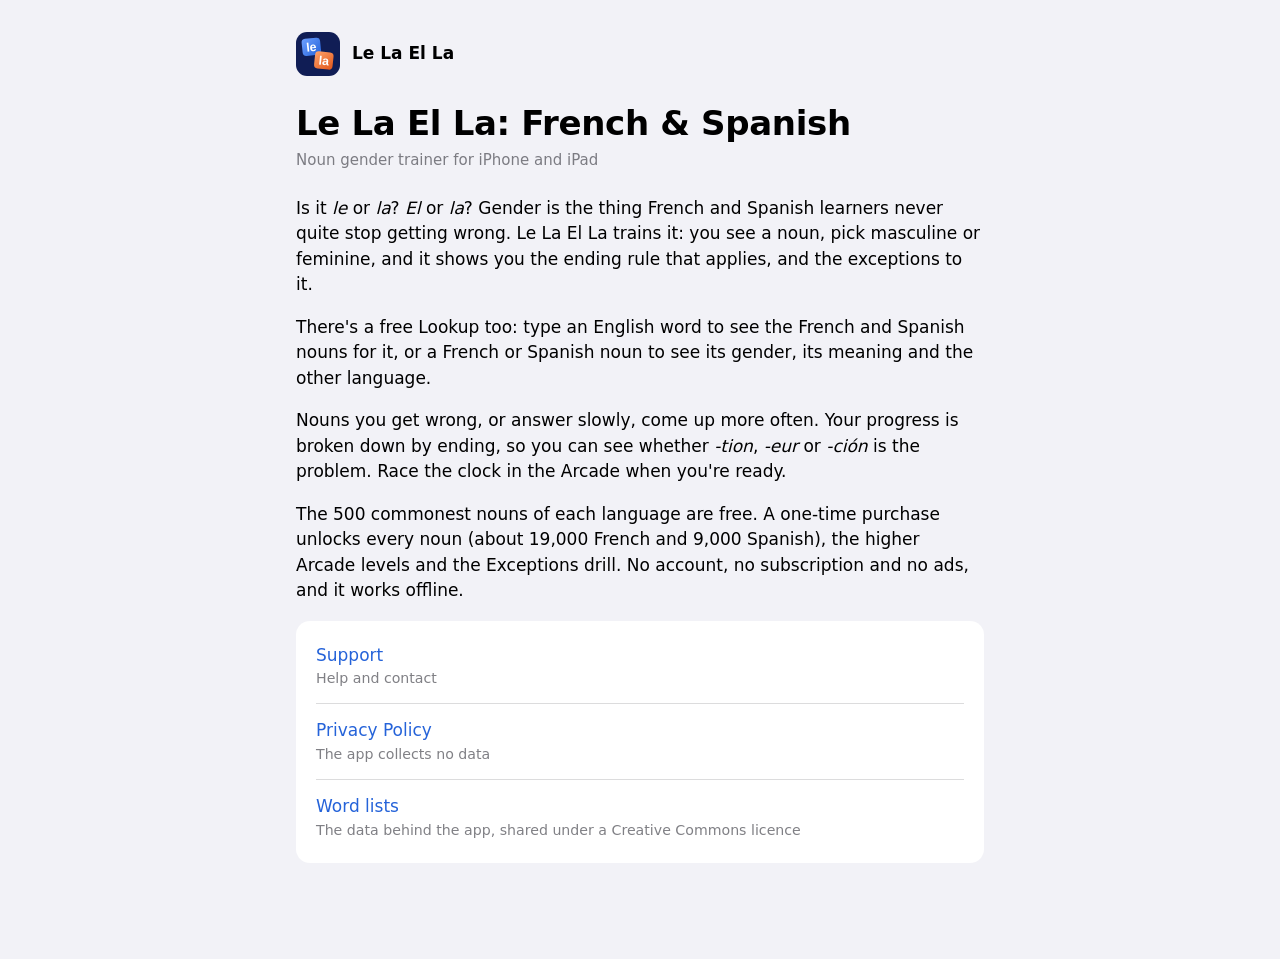
<file: index.html>
<!doctype html>
<html lang="en">
<head>
  <meta charset="utf-8">
  <meta name="viewport" content="width=device-width, initial-scale=1">
  <title>Le La El La: French & Spanish</title>
  <meta name="description" content="Le La El La for iPhone and iPad: learn whether French and Spanish nouns are masculine or feminine, with the rules and their exceptions.">
  <link rel="stylesheet" href="./style.css">
</head>
<body>
<main>
  <a class="brand" href="./">
    <svg viewBox="0 0 64 64" aria-hidden="true"><defs><linearGradient id="b" x1="0" y1="0" x2="1" y2="1"><stop offset="0" stop-color="#6ea0ff"/><stop offset="1" stop-color="#2563d9"/></linearGradient><linearGradient id="o" x1="0" y1="0" x2="1" y2="1"><stop offset="0" stop-color="#ffa36b"/><stop offset="1" stop-color="#e2561a"/></linearGradient></defs><rect width="64" height="64" fill="#101d55"/><g transform="rotate(-6 23 23)"><rect x="9" y="9" width="27" height="25" rx="5.5" fill="url(#b)"/><text x="22.5" y="28" font-size="18" font-weight="800" text-anchor="middle" font-family="ui-rounded, -apple-system, sans-serif" fill="#fff">le</text></g><g transform="rotate(6 41 41)"><rect x="27" y="29" width="27" height="25" rx="5.5" fill="url(#o)"/><text x="40.5" y="48" font-size="18" font-weight="800" text-anchor="middle" font-family="ui-rounded, -apple-system, sans-serif" fill="#fff">la</text></g></svg>
    <span>Le La El La</span>
  </a>
  <h1>Le La El La: French &amp; Spanish</h1>
  <p class="meta">Noun gender trainer for iPhone and iPad</p>
  <p>Is it <i lang="fr">le</i> or <i lang="fr">la</i>? <i lang="es">El</i> or <i lang="es">la</i>? Gender is the thing French and Spanish learners never quite stop getting wrong. Le La El La trains it: you see a noun, pick masculine or feminine, and it shows you the ending rule that applies, and the exceptions to it.</p>
  <p>There's a free Lookup too: type an English word to see the French and Spanish nouns for it, or a French or Spanish noun to see its gender, its meaning and the other language.</p>
  <p>Nouns you get wrong, or answer slowly, come up more often. Your progress is broken down by ending, so you can see whether <i lang="fr">-tion</i>, <i lang="fr">-eur</i> or <i lang="es">-ción</i> is the problem. Race the clock in the Arcade when you're ready.</p>
  <p>The 500 commonest nouns of each language are free. A one-time purchase unlocks every noun (about 19,000 French and 9,000 Spanish), the higher Arcade levels and the Exceptions drill. No account, no subscription and no ads, and it works offline.</p>
  <div class="card">
    <ul class="links">
      <li><a href="support/">Support<small>Help and contact</small></a></li>
      <li><a href="privacy/">Privacy Policy<small>The app collects no data</small></a></li>
      <li><a href="data/">Word lists<small>The data behind the app, shared under a Creative Commons licence</small></a></li>
    </ul>
  </div>
  <footer></footer>
</main>
</body>
</html>
</file>
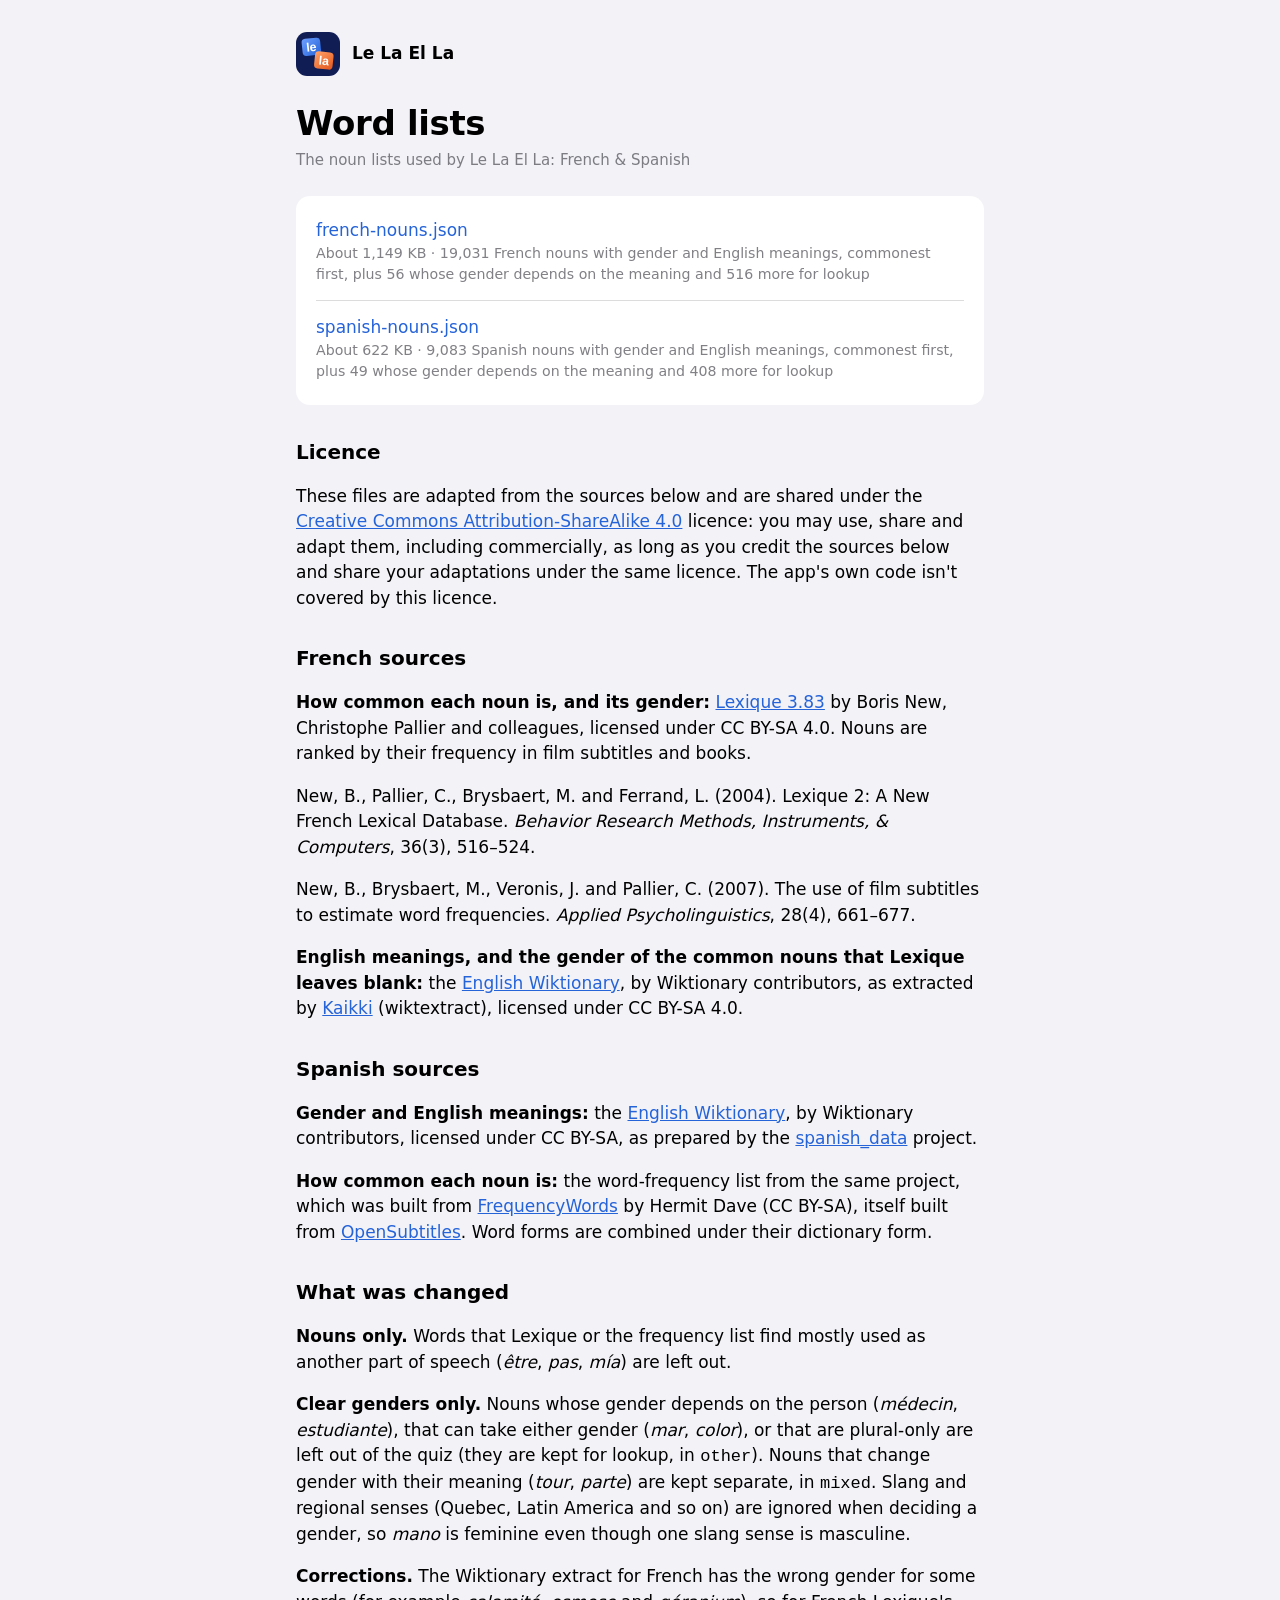
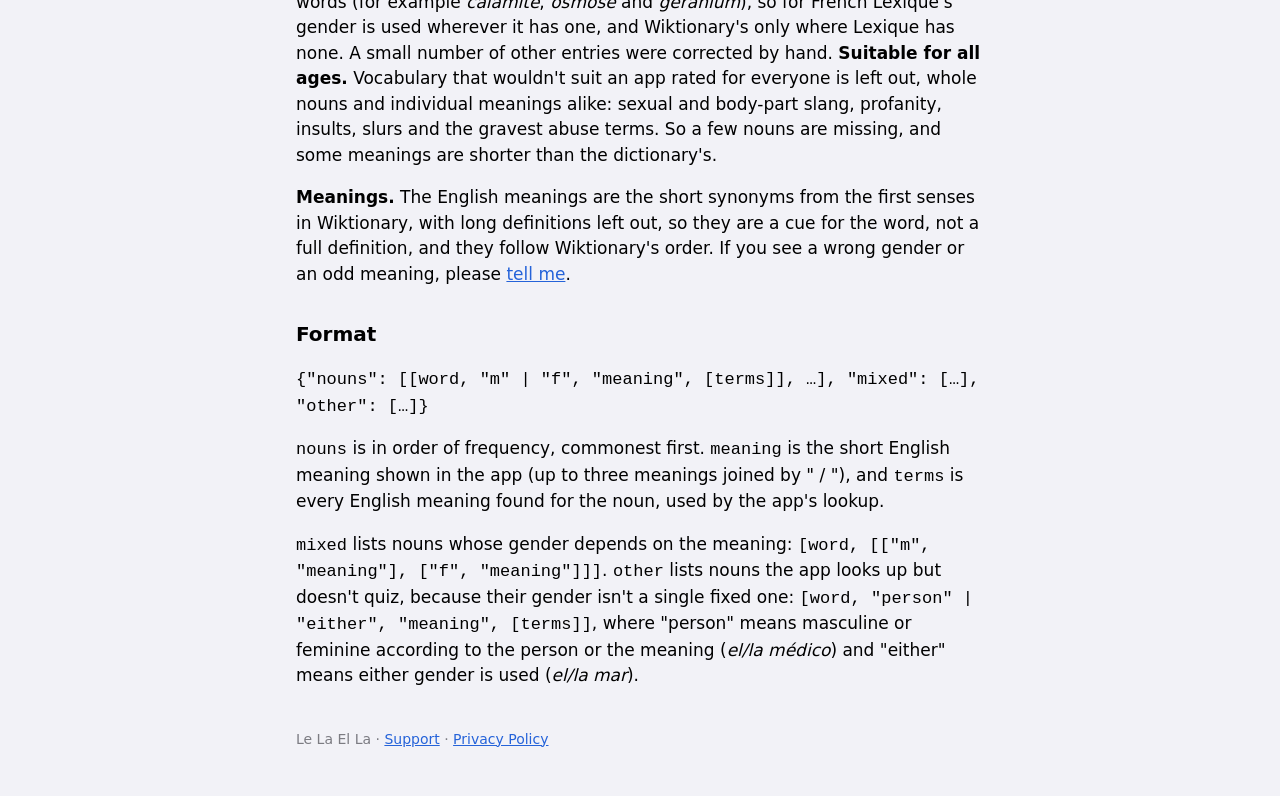
<file: data/index.html>
<!doctype html>
<html lang="en">
<head>
  <meta charset="utf-8">
  <meta name="viewport" content="width=device-width, initial-scale=1">
  <title>Word lists · Le La El La</title>
  <link rel="stylesheet" href="../style.css">
</head>
<body>
<main>
  <a class="brand" href="../">
    <svg viewBox="0 0 64 64" aria-hidden="true"><defs><linearGradient id="b" x1="0" y1="0" x2="1" y2="1"><stop offset="0" stop-color="#6ea0ff"/><stop offset="1" stop-color="#2563d9"/></linearGradient><linearGradient id="o" x1="0" y1="0" x2="1" y2="1"><stop offset="0" stop-color="#ffa36b"/><stop offset="1" stop-color="#e2561a"/></linearGradient></defs><rect width="64" height="64" fill="#101d55"/><g transform="rotate(-6 23 23)"><rect x="9" y="9" width="27" height="25" rx="5.5" fill="url(#b)"/><text x="22.5" y="28" font-size="18" font-weight="800" text-anchor="middle" font-family="ui-rounded, -apple-system, sans-serif" fill="#fff">le</text></g><g transform="rotate(6 41 41)"><rect x="27" y="29" width="27" height="25" rx="5.5" fill="url(#o)"/><text x="40.5" y="48" font-size="18" font-weight="800" text-anchor="middle" font-family="ui-rounded, -apple-system, sans-serif" fill="#fff">la</text></g></svg>
    <span>Le La El La</span>
  </a>
  <h1>Word lists</h1>
  <p class="meta">The noun lists used by Le La El La: French &amp; Spanish</p>

  <div class="card">
    <ul class="links">
      <li><a href="french-nouns.json" download>french-nouns.json<small>About 1,149 KB · 19,031 French nouns with gender and English meanings, commonest first, plus 56 whose gender depends on the meaning and 516 more for lookup</small></a></li>
      <li><a href="spanish-nouns.json" download>spanish-nouns.json<small>About 622 KB · 9,083 Spanish nouns with gender and English meanings, commonest first, plus 49 whose gender depends on the meaning and 408 more for lookup</small></a></li>
    </ul>
  </div>

  <h2>Licence</h2>
  <p>These files are adapted from the sources below and are shared under the <a href="https://creativecommons.org/licenses/by-sa/4.0/">Creative Commons Attribution-ShareAlike 4.0</a> licence: you may use, share and adapt them, including commercially, as long as you credit the sources below and share your adaptations under the same licence. The app's own code isn't covered by this licence.</p>

  <h2>French sources</h2>
  <p><strong>How common each noun is, and its gender:</strong> <a href="http://www.lexique.org">Lexique 3.83</a> by Boris New, Christophe Pallier and colleagues, licensed under CC BY-SA 4.0. Nouns are ranked by their frequency in film subtitles and books.</p>
  <p>New, B., Pallier, C., Brysbaert, M. and Ferrand, L. (2004). Lexique 2: A New French Lexical Database. <i>Behavior Research Methods, Instruments, &amp; Computers</i>, 36(3), 516–524.</p>
  <p>New, B., Brysbaert, M., Veronis, J. and Pallier, C. (2007). The use of film subtitles to estimate word frequencies. <i>Applied Psycholinguistics</i>, 28(4), 661–677.</p>
  <p><strong>English meanings, and the gender of the common nouns that Lexique leaves blank:</strong> the <a href="https://en.wiktionary.org">English Wiktionary</a>, by Wiktionary contributors, as extracted by <a href="https://kaikki.org">Kaikki</a> (wiktextract), licensed under CC BY-SA 4.0.</p>

  <h2>Spanish sources</h2>
  <p><strong>Gender and English meanings:</strong> the <a href="https://en.wiktionary.org">English Wiktionary</a>, by Wiktionary contributors, licensed under CC BY-SA, as prepared by the <a href="https://github.com/doozan/spanish_data">spanish_data</a> project.</p>
  <p><strong>How common each noun is:</strong> the word-frequency list from the same project, which was built from <a href="https://github.com/hermitdave/FrequencyWords">FrequencyWords</a> by Hermit Dave (CC BY-SA), itself built from <a href="https://www.opensubtitles.org">OpenSubtitles</a>. Word forms are combined under their dictionary form.</p>

  <h2>What was changed</h2>
  <p><strong>Nouns only.</strong> Words that Lexique or the frequency list find mostly used as another part of speech (<i lang="fr">être</i>, <i lang="fr">pas</i>, <i lang="es">mía</i>) are left out.</p>
  <p><strong>Clear genders only.</strong> Nouns whose gender depends on the person (<i lang="fr">médecin</i>, <i lang="es">estudiante</i>), that can take either gender (<i lang="es">mar</i>, <i lang="es">color</i>), or that are plural-only are left out of the quiz (they are kept for lookup, in <code>other</code>). Nouns that change gender with their meaning (<i lang="fr">tour</i>, <i lang="es">parte</i>) are kept separate, in <code>mixed</code>. Slang and regional senses (Quebec, Latin America and so on) are ignored when deciding a gender, so <i lang="es">mano</i> is feminine even though one slang sense is masculine.</p>
  <p><strong>Corrections.</strong> The Wiktionary extract for French has the wrong gender for some words (for example <i lang="fr">calamité</i>, <i lang="fr">osmose</i> and <i lang="fr">géranium</i>), so for French Lexique's gender is used wherever it has one, and Wiktionary's only where Lexique has none. A small number of other entries were corrected by hand. <strong>Suitable for all ages.</strong> Vocabulary that wouldn't suit an app rated for everyone is left out, whole nouns and individual meanings alike: sexual and body-part slang, profanity, insults, slurs and the gravest abuse terms. So a few nouns are missing, and some meanings are shorter than the dictionary's.</p>
  <p><strong>Meanings.</strong> The English meanings are the short synonyms from the first senses in Wiktionary, with long definitions left out, so they are a cue for the word, not a full definition, and they follow Wiktionary's order. If you see a wrong gender or an odd meaning, please <a href="../support/">tell me</a>.</p>

  <h2>Format</h2>
  <p><code>{"nouns": [[word, "m" | "f", "meaning", [terms]], …], "mixed": […], "other": […]}</code></p>
  <p><code>nouns</code> is in order of frequency, commonest first. <code>meaning</code> is the short English meaning shown in the app (up to three meanings joined by " / "), and <code>terms</code> is every English meaning found for the noun, used by the app's lookup.</p>
  <p><code>mixed</code> lists nouns whose gender depends on the meaning: <code>[word, [["m", "meaning"], ["f", "meaning"]]]</code>. <code>other</code> lists nouns the app looks up but doesn't quiz, because their gender isn't a single fixed one: <code>[word, "person" | "either", "meaning", [terms]]</code>, where "person" means masculine or feminine according to the person or the meaning (<i lang="es">el/la médico</i>) and "either" means either gender is used (<i lang="es">el/la mar</i>).</p>

  <footer>Le La El La · <a href="../support/">Support</a> · <a href="../privacy/">Privacy Policy</a></footer>
</main>
</body>
</html>
</file>
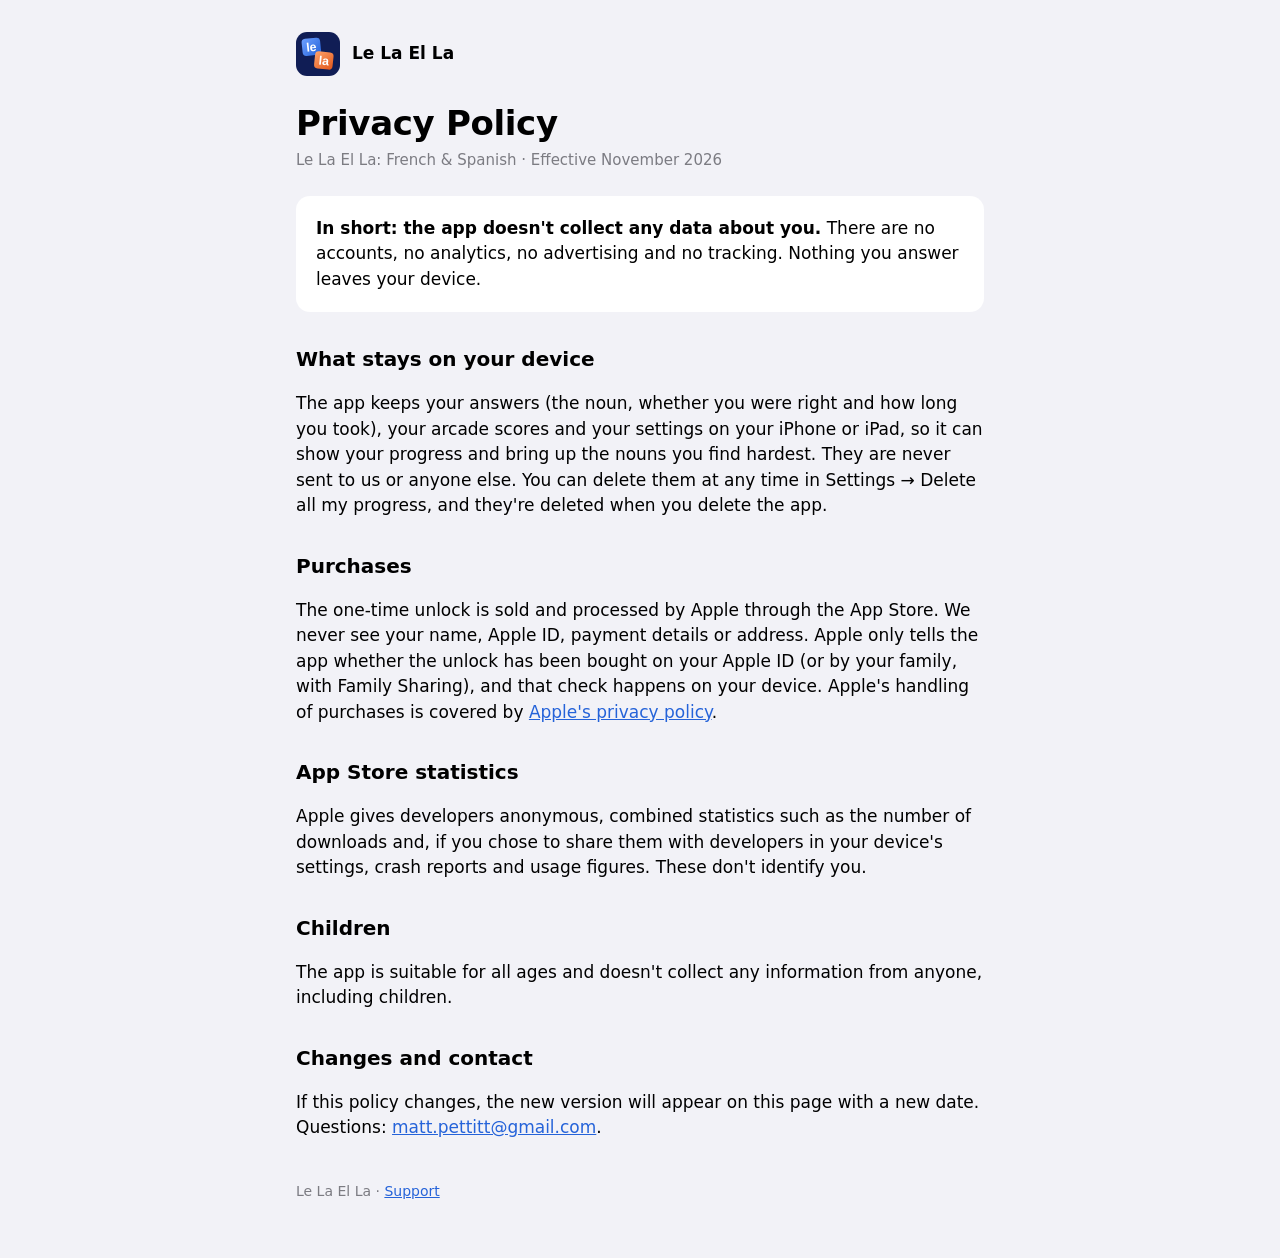
<file: privacy/index.html>
<!doctype html>
<html lang="en">
<head>
  <meta charset="utf-8">
  <meta name="viewport" content="width=device-width, initial-scale=1">
  <title>Privacy Policy · Le La El La</title>
  <link rel="stylesheet" href="../style.css">
</head>
<body>
<main>
  <a class="brand" href="../">
    <svg viewBox="0 0 64 64" aria-hidden="true"><defs><linearGradient id="b" x1="0" y1="0" x2="1" y2="1"><stop offset="0" stop-color="#6ea0ff"/><stop offset="1" stop-color="#2563d9"/></linearGradient><linearGradient id="o" x1="0" y1="0" x2="1" y2="1"><stop offset="0" stop-color="#ffa36b"/><stop offset="1" stop-color="#e2561a"/></linearGradient></defs><rect width="64" height="64" fill="#101d55"/><g transform="rotate(-6 23 23)"><rect x="9" y="9" width="27" height="25" rx="5.5" fill="url(#b)"/><text x="22.5" y="28" font-size="18" font-weight="800" text-anchor="middle" font-family="ui-rounded, -apple-system, sans-serif" fill="#fff">le</text></g><g transform="rotate(6 41 41)"><rect x="27" y="29" width="27" height="25" rx="5.5" fill="url(#o)"/><text x="40.5" y="48" font-size="18" font-weight="800" text-anchor="middle" font-family="ui-rounded, -apple-system, sans-serif" fill="#fff">la</text></g></svg>
    <span>Le La El La</span>
  </a>
  <h1>Privacy Policy</h1>
  <p class="meta">Le La El La: French &amp; Spanish · Effective November 2026</p>

  <div class="card">
    <p><strong>In short: the app doesn't collect any data about you.</strong> There are no accounts, no analytics, no advertising and no tracking. Nothing you answer leaves your device.</p>
  </div>

  <h2>What stays on your device</h2>
  <p>The app keeps your answers (the noun, whether you were right and how long you took), your arcade scores and your settings on your iPhone or iPad, so it can show your progress and bring up the nouns you find hardest. They are never sent to us or anyone else. You can delete them at any time in Settings → Delete all my progress, and they're deleted when you delete the app.</p>

  <h2>Purchases</h2>
  <p>The one-time unlock is sold and processed by Apple through the App Store. We never see your name, Apple ID, payment details or address. Apple only tells the app whether the unlock has been bought on your Apple ID (or by your family, with Family Sharing), and that check happens on your device. Apple's handling of purchases is covered by <a href="https://www.apple.com/legal/privacy/">Apple's privacy policy</a>.</p>

  <h2>App Store statistics</h2>
  <p>Apple gives developers anonymous, combined statistics such as the number of downloads and, if you chose to share them with developers in your device's settings, crash reports and usage figures. These don't identify you.</p>

  <h2>Children</h2>
  <p>The app is suitable for all ages and doesn't collect any information from anyone, including children.</p>

  <h2>Changes and contact</h2>
  <p>If this policy changes, the new version will appear on this page with a new date. Questions: <a href="mailto:matt.pettitt@gmail.com">matt.pettitt@gmail.com</a>.</p>
  <footer>Le La El La · <a href="../support/">Support</a></footer>
</main>
</body>
</html>
</file>
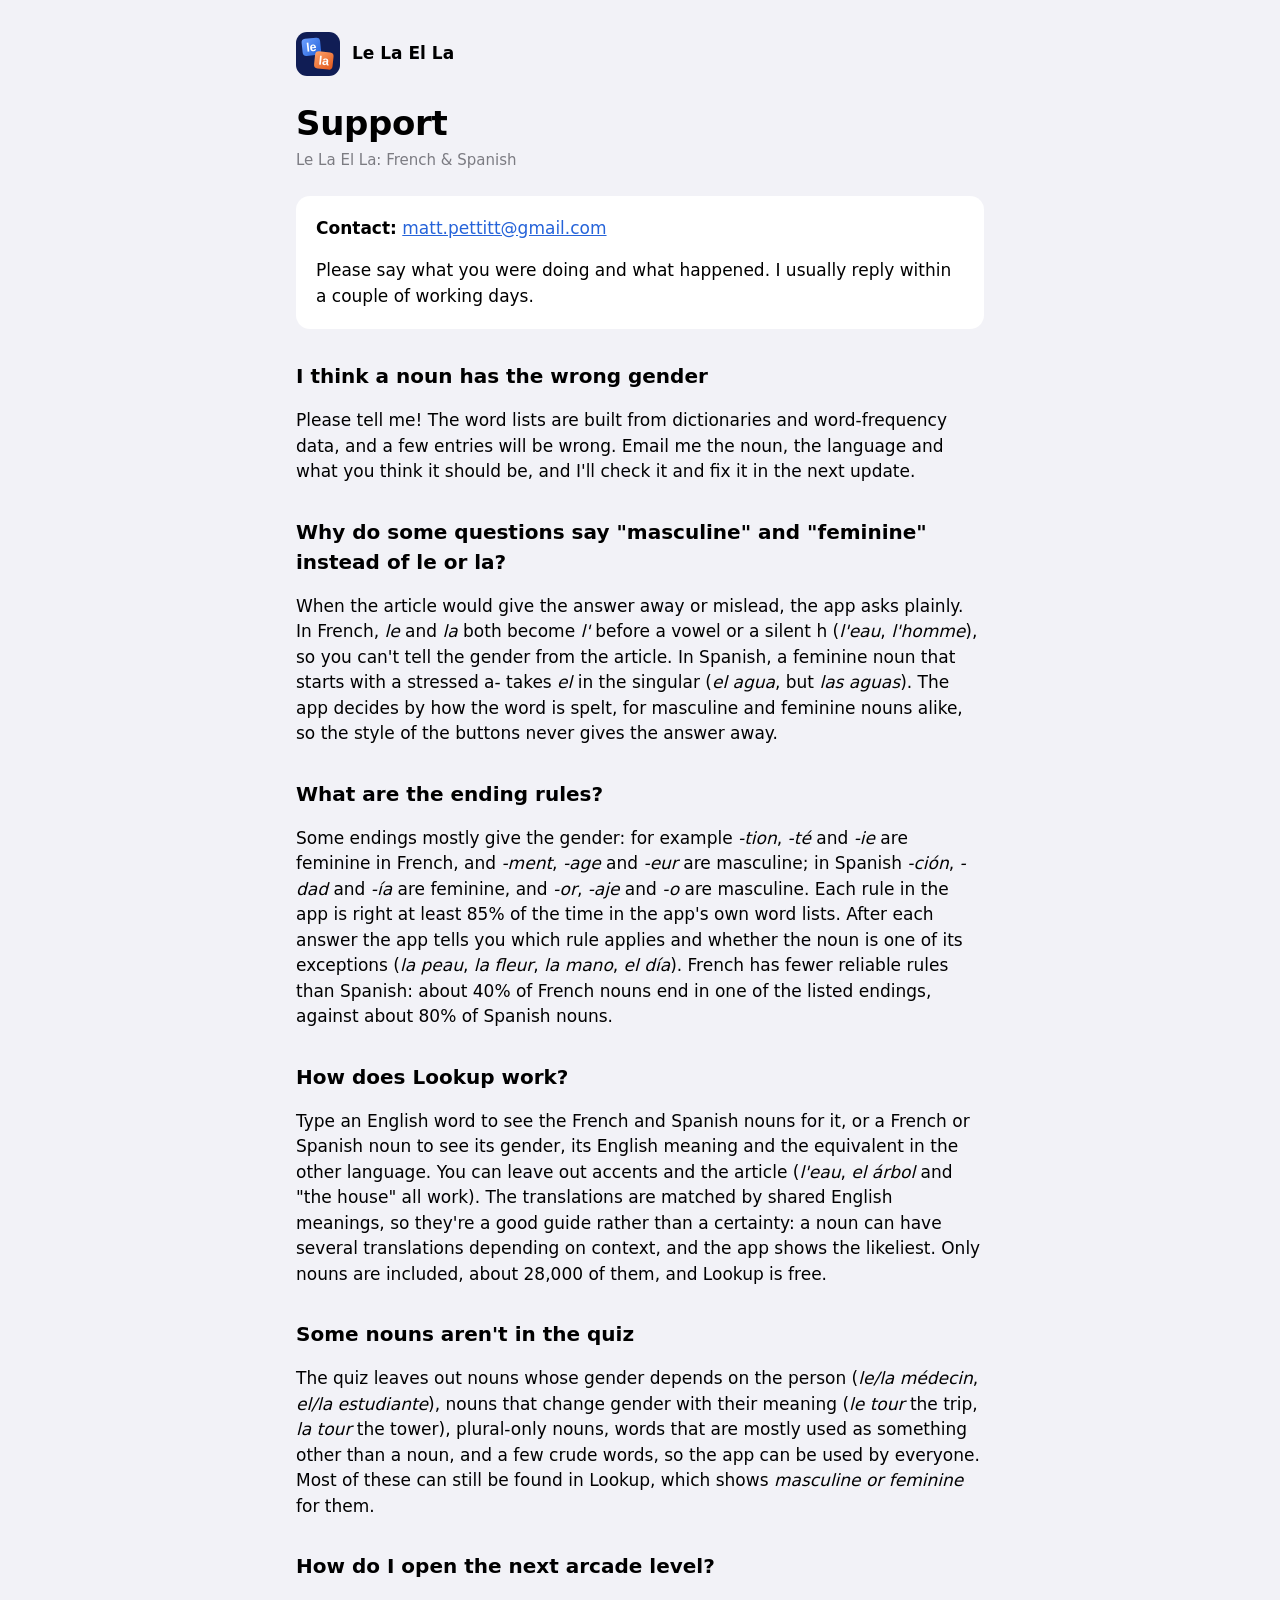
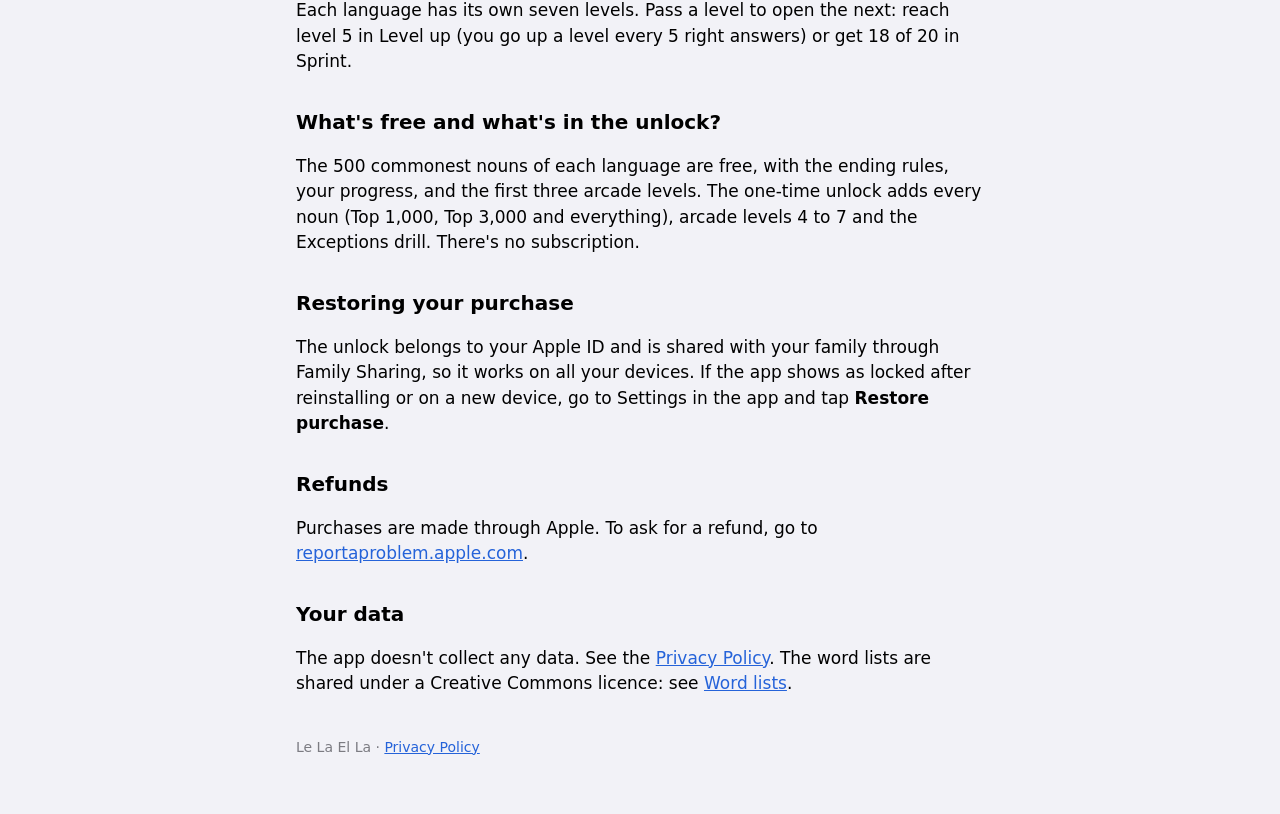
<file: support/index.html>
<!doctype html>
<html lang="en">
<head>
  <meta charset="utf-8">
  <meta name="viewport" content="width=device-width, initial-scale=1">
  <title>Support · Le La El La</title>
  <link rel="stylesheet" href="../style.css">
</head>
<body>
<main>
  <a class="brand" href="../">
    <svg viewBox="0 0 64 64" aria-hidden="true"><defs><linearGradient id="b" x1="0" y1="0" x2="1" y2="1"><stop offset="0" stop-color="#6ea0ff"/><stop offset="1" stop-color="#2563d9"/></linearGradient><linearGradient id="o" x1="0" y1="0" x2="1" y2="1"><stop offset="0" stop-color="#ffa36b"/><stop offset="1" stop-color="#e2561a"/></linearGradient></defs><rect width="64" height="64" fill="#101d55"/><g transform="rotate(-6 23 23)"><rect x="9" y="9" width="27" height="25" rx="5.5" fill="url(#b)"/><text x="22.5" y="28" font-size="18" font-weight="800" text-anchor="middle" font-family="ui-rounded, -apple-system, sans-serif" fill="#fff">le</text></g><g transform="rotate(6 41 41)"><rect x="27" y="29" width="27" height="25" rx="5.5" fill="url(#o)"/><text x="40.5" y="48" font-size="18" font-weight="800" text-anchor="middle" font-family="ui-rounded, -apple-system, sans-serif" fill="#fff">la</text></g></svg>
    <span>Le La El La</span>
  </a>
  <h1>Support</h1>
  <p class="meta">Le La El La: French &amp; Spanish</p>

  <div class="card">
    <p><strong>Contact:</strong> <a href="mailto:matt.pettitt@gmail.com">matt.pettitt@gmail.com</a></p>
    <p>Please say what you were doing and what happened. I usually reply within a couple of working days.</p>
  </div>

  <h2>I think a noun has the wrong gender</h2>
  <p>Please tell me! The word lists are built from dictionaries and word-frequency data, and a few entries will be wrong. Email me the noun, the language and what you think it should be, and I'll check it and fix it in the next update.</p>

  <h2>Why do some questions say "masculine" and "feminine" instead of le or la?</h2>
  <p>When the article would give the answer away or mislead, the app asks plainly. In French, <i lang="fr">le</i> and <i lang="fr">la</i> both become <i lang="fr">l'</i> before a vowel or a silent h (<i lang="fr">l'eau</i>, <i lang="fr">l'homme</i>), so you can't tell the gender from the article. In Spanish, a feminine noun that starts with a stressed a- takes <i lang="es">el</i> in the singular (<i lang="es">el agua</i>, but <i lang="es">las aguas</i>). The app decides by how the word is spelt, for masculine and feminine nouns alike, so the style of the buttons never gives the answer away.</p>

  <h2>What are the ending rules?</h2>
  <p>Some endings mostly give the gender: for example <i lang="fr">-tion</i>, <i lang="fr">-té</i> and <i lang="fr">-ie</i> are feminine in French, and <i lang="fr">-ment</i>, <i lang="fr">-age</i> and <i lang="fr">-eur</i> are masculine; in Spanish <i lang="es">-ción</i>, <i lang="es">-dad</i> and <i lang="es">-ía</i> are feminine, and <i lang="es">-or</i>, <i lang="es">-aje</i> and <i lang="es">-o</i> are masculine. Each rule in the app is right at least 85% of the time in the app's own word lists. After each answer the app tells you which rule applies and whether the noun is one of its exceptions (<i lang="fr">la peau</i>, <i lang="fr">la fleur</i>, <i lang="es">la mano</i>, <i lang="es">el día</i>). French has fewer reliable rules than Spanish: about 40% of French nouns end in one of the listed endings, against about 80% of Spanish nouns.</p>

  <h2>How does Lookup work?</h2>
  <p>Type an English word to see the French and Spanish nouns for it, or a French or Spanish noun to see its gender, its English meaning and the equivalent in the other language. You can leave out accents and the article (<i lang="fr">l'eau</i>, <i lang="es">el árbol</i> and "the house" all work). The translations are matched by shared English meanings, so they're a good guide rather than a certainty: a noun can have several translations depending on context, and the app shows the likeliest. Only nouns are included, about 28,000 of them, and Lookup is free.</p>

  <h2>Some nouns aren't in the quiz</h2>
  <p>The quiz leaves out nouns whose gender depends on the person (<i lang="fr">le/la médecin</i>, <i lang="es">el/la estudiante</i>), nouns that change gender with their meaning (<i lang="fr">le tour</i> the trip, <i lang="fr">la tour</i> the tower), plural-only nouns, words that are mostly used as something other than a noun, and a few crude words, so the app can be used by everyone. Most of these can still be found in Lookup, which shows <i>masculine or feminine</i> for them.</p>

  <h2>How do I open the next arcade level?</h2>
  <p>Each language has its own seven levels. Pass a level to open the next: reach level 5 in Level up (you go up a level every 5 right answers) or get 18 of 20 in Sprint.</p>

  <h2>What's free and what's in the unlock?</h2>
  <p>The 500 commonest nouns of each language are free, with the ending rules, your progress, and the first three arcade levels. The one-time unlock adds every noun (Top 1,000, Top 3,000 and everything), arcade levels 4 to 7 and the Exceptions drill. There's no subscription.</p>

  <h2>Restoring your purchase</h2>
  <p>The unlock belongs to your Apple ID and is shared with your family through Family Sharing, so it works on all your devices. If the app shows as locked after reinstalling or on a new device, go to Settings in the app and tap <strong>Restore purchase</strong>.</p>

  <h2>Refunds</h2>
  <p>Purchases are made through Apple. To ask for a refund, go to <a href="https://reportaproblem.apple.com">reportaproblem.apple.com</a>.</p>

  <h2>Your data</h2>
  <p>The app doesn't collect any data. See the <a href="../privacy/">Privacy Policy</a>. The word lists are shared under a Creative Commons licence: see <a href="../data/">Word lists</a>.</p>
  <footer>Le La El La · <a href="../privacy/">Privacy Policy</a></footer>
</main>
</body>
</html>
</file>
<file: style.css>
/* Shared look for the Le La El La pages: the iPhone's system font and colours, light and dark */
:root {
  --bg: #f2f2f7; --card: #ffffff; --label: #000000; --label-2: rgba(60, 60, 67, 0.65);
  --sep: rgba(60, 60, 67, 0.18); --accent: #2563d9; --navy: #16286b; --masc: #2563d9; --fem: #ea6a2a;
  color-scheme: light;
}
@media (prefers-color-scheme: dark) {
  :root {
    --bg: #000000; --card: #1c1c1e; --label: #ffffff; --label-2: rgba(235, 235, 245, 0.65);
    --sep: rgba(84, 84, 88, 0.6); --accent: #4d8dff;
    color-scheme: dark;
  }
}
* { box-sizing: border-box; }
html { -webkit-text-size-adjust: 100%; }
body {
  margin: 0; background: var(--bg); color: var(--label);
  font: 17px/1.5 -apple-system, BlinkMacSystemFont, "Segoe UI", system-ui, sans-serif;
  -webkit-font-smoothing: antialiased;
}
a { color: var(--accent); }
main { max-width: 720px; margin: 0 auto; padding: 32px 16px 56px; }
.brand { display: flex; align-items: center; gap: 12px; text-decoration: none; color: inherit; margin-bottom: 28px; }
.brand svg { width: 44px; height: 44px; border-radius: 11px; flex: none; }
.brand span { font-weight: 600; }
h1 { font-size: 34px; line-height: 1.15; margin: 0 0 6px; letter-spacing: -0.01em; }
h2 { font-size: 20px; margin: 32px 0 8px; }
.meta { color: var(--label-2); margin: 0 0 24px; font-size: 15px; }
p, li { color: var(--label); }
.card { background: var(--card); border-radius: 14px; padding: 4px 20px; margin: 12px 0; }
.card > :first-child { margin-top: 16px; }
.card > :last-child { margin-bottom: 16px; }
.links { list-style: none; padding: 0; margin: 0; }
.links li + li { border-top: 0.5px solid var(--sep); }
.links a { display: block; padding: 14px 0; text-decoration: none; font-weight: 500; }
.links small { display: block; color: var(--label-2); font-weight: 400; }
footer { color: var(--label-2); font-size: 14px; margin-top: 40px; }
.card > .links:first-child { margin-top: 4px; }
.card > .links:last-child { margin-bottom: 4px; }
</file>
